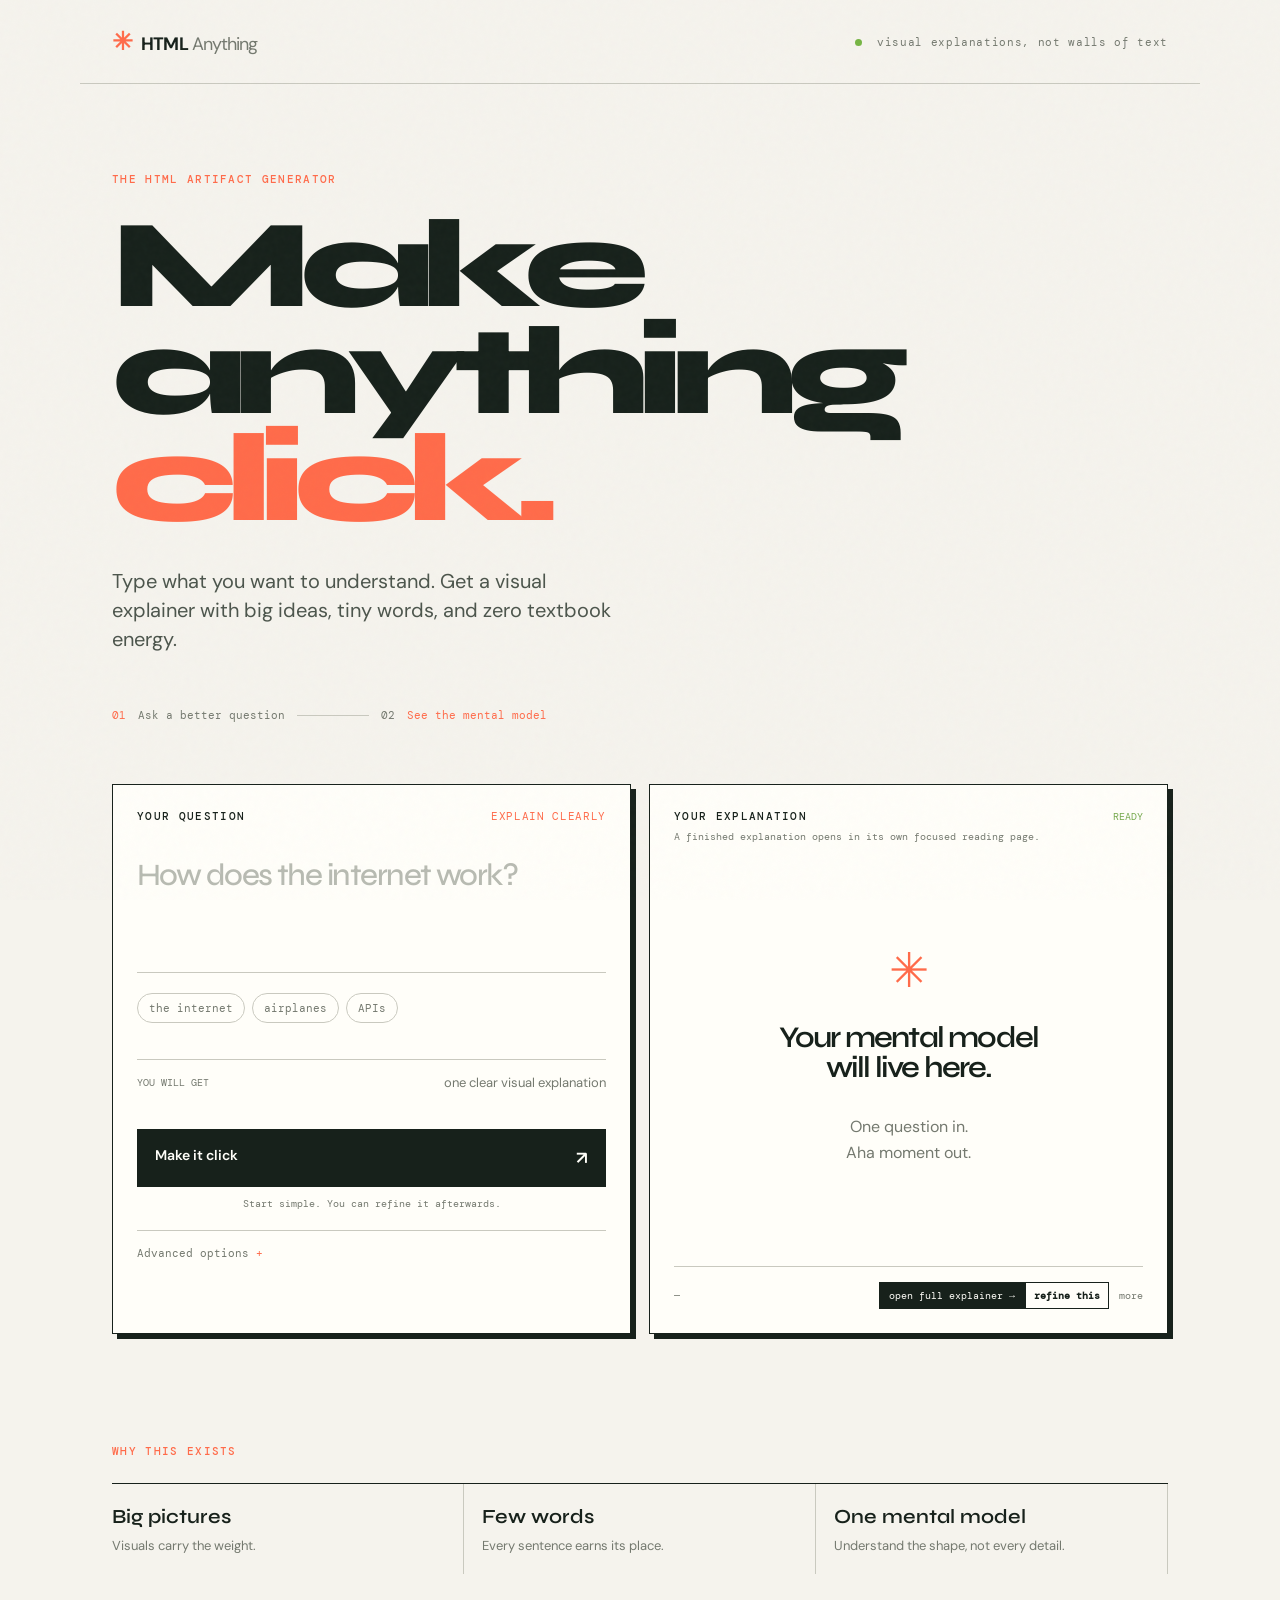
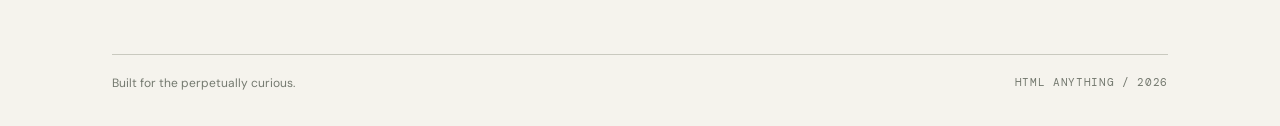
<file: index.html>
<!doctype html>
<html lang="en">
<head>
  <meta charset="UTF-8" />
  <meta name="viewport" content="width=device-width, initial-scale=1.0" />
  <meta name="description" content="Turn confusing topics into visual HTML explainers." />
  <title>HTML Anything — Explain anything clearly</title>
  <link rel="preconnect" href="https://fonts.googleapis.com">
  <link rel="preconnect" href="https://fonts.gstatic.com" crossorigin>
  <link href="https://fonts.googleapis.com/css2?family=DM+Mono:wght@400;500&family=DM+Sans:wght@400;500;600;700&family=Syne:wght@600;700;800&display=swap" rel="stylesheet">
  <link rel="stylesheet" href="styles.css" />
</head>
<body>
  <div class="grain"></div>
  <header class="nav wrap">
    <a class="brand" href="#"><span class="brand-mark">✳</span> HTML<span class="muted"> Anything</span></a>
    <div class="nav-note"><span class="status-dot"></span> visual explanations, not walls of text</div>
  </header>

  <main class="wrap">
    <section class="hero">
      <div class="eyebrow">THE HTML ARTIFACT GENERATOR</div>
      <h1>Make anything<br><em>click.</em></h1>
      <p class="hero-copy">Type what you want to understand. Get a visual explainer with big ideas, tiny words, and zero textbook energy.</p>
      <div class="hero-rule"><span>01</span><span>Ask a better question</span><span class="line"></span><span>02</span><span>See the mental model</span></div>
    </section>

    <section class="studio-grid">
      <div class="panel prompt-panel">
        <div class="panel-top"><span class="label">YOUR QUESTION</span><span class="mono">EXPLAIN CLEARLY</span></div>
        <textarea id="question" autofocus placeholder="How does the internet work?" aria-label="What do you want explained?"></textarea>
        <div class="suggestions">
          <button data-topic="How does the internet work?">the internet</button>
          <button data-topic="Why do airplanes stay in the air?">airplanes</button>
          <button data-topic="What is an API?">APIs</button>
        </div>
        <div class="field-row friendly-default"><label>YOU WILL GET</label><span>one clear visual explanation</span></div>
        <button class="generate" id="generate"><span>Make it click</span><span class="arrow">↗</span></button>
        <p class="tip">Start simple. You can refine it afterwards.</p>
        <details class="advanced-tools"><summary>Advanced options</summary>
          <div class="field-row"><label>FOR SOMEONE WHO KNOWS</label><select id="audience"><option>nothing about this</option><option>a little about this</option><option>the basics already</option></select></div>
          <div class="field-row"><label>VISUAL MODEL</label><select id="template"><option value="auto">choose for me</option><option value="pipeline">input → transform → output</option><option value="feedbackLoop">causal feedback loop</option><option value="branches">transmission branches</option><option value="timeline">before → now → next</option><option value="tradeoff">trade-off scale</option></select></div>
          <div class="field-row"><label>VISUAL STYLE</label><select id="theme"><option value="auto">choose for me</option><option value="editorial">editorial cards</option><option value="canvas">dark canvas</option><option value="notebook">notebook notes</option><option value="executive">executive brief</option></select></div>
          <div class="field-row"><label>EXPLAIN IT LIKE</label><select id="style"><option value="friendly">a curious friend</option><option value="story">a tiny story</option><option value="analogy">one vivid analogy</option></select></div>
        <div class="agent-tools">
          <div class="field-row">
            <label>HAND OFF TO</label>
            <select id="agent">
              <option value="claude">Claude Code</option>
              <option value="codex">Codex CLI</option>
              <option value="gemini">Gemini CLI</option>
              <option value="opencode">OpenCode</option>
              <option value="cursor">Cursor</option>
              <option value="windsurf">Windsurf</option>
            </select>
          </div>
          <div class="agent-actions">
            <button id="copyAgentPrompt" class="secondary-button">copy agent prompt</button>
            <button id="downloadTask" class="secondary-button">download task .md</button>
          </div>
          <p class="tip">The browser prepares the task; your local agent executes it.</p>
        </div>
        </details>
      </div>

      <div class="panel preview-panel">
        <div class="panel-top"><span class="label">YOUR EXPLANATION</span><span class="artifact-tag" id="artifactTag">READY</span></div>
        <div class="artifact-preview-note">A finished explanation opens in its own focused reading page.</div>
        <div id="artifact" class="artifact empty-state">
          <div class="empty-icon">✳</div>
          <h2>Your mental model<br>will live here.</h2>
          <p>One question in.<br>Aha moment out.</p>
        </div>
        <div class="preview-footer"><span id="readTime">—</span><div><a id="openArtifact" class="open-artifact-link" href="artifact.html">open full explainer →</a><button id="refine" class="text-button">refine this</button><details class="artifact-menu"><summary>more</summary><button id="downloadJson" class="text-button">export JSON</button><button id="importJson" class="text-button">import JSON</button><button id="copyPrompt" class="text-button">copy AI prompt</button></details></div></div><input id="jsonFile" type="file" accept="application/json" hidden />
      </div>
    </section>

    <section class="how-it-works">
      <div class="section-kicker">WHY THIS EXISTS</div>
      <div class="principles"><div><strong>Big pictures</strong><span>Visuals carry the weight.</span></div><div><strong>Few words</strong><span>Every sentence earns its place.</span></div><div><strong>One mental model</strong><span>Understand the shape, not every detail.</span></div></div>
    </section>

    <footer><span>Built for the perpetually curious.</span><span class="mono">HTML ANYTHING / 2026</span></footer>
  </main>
  <script type="module" src="script.js"></script>
</body>
</html>
</file>
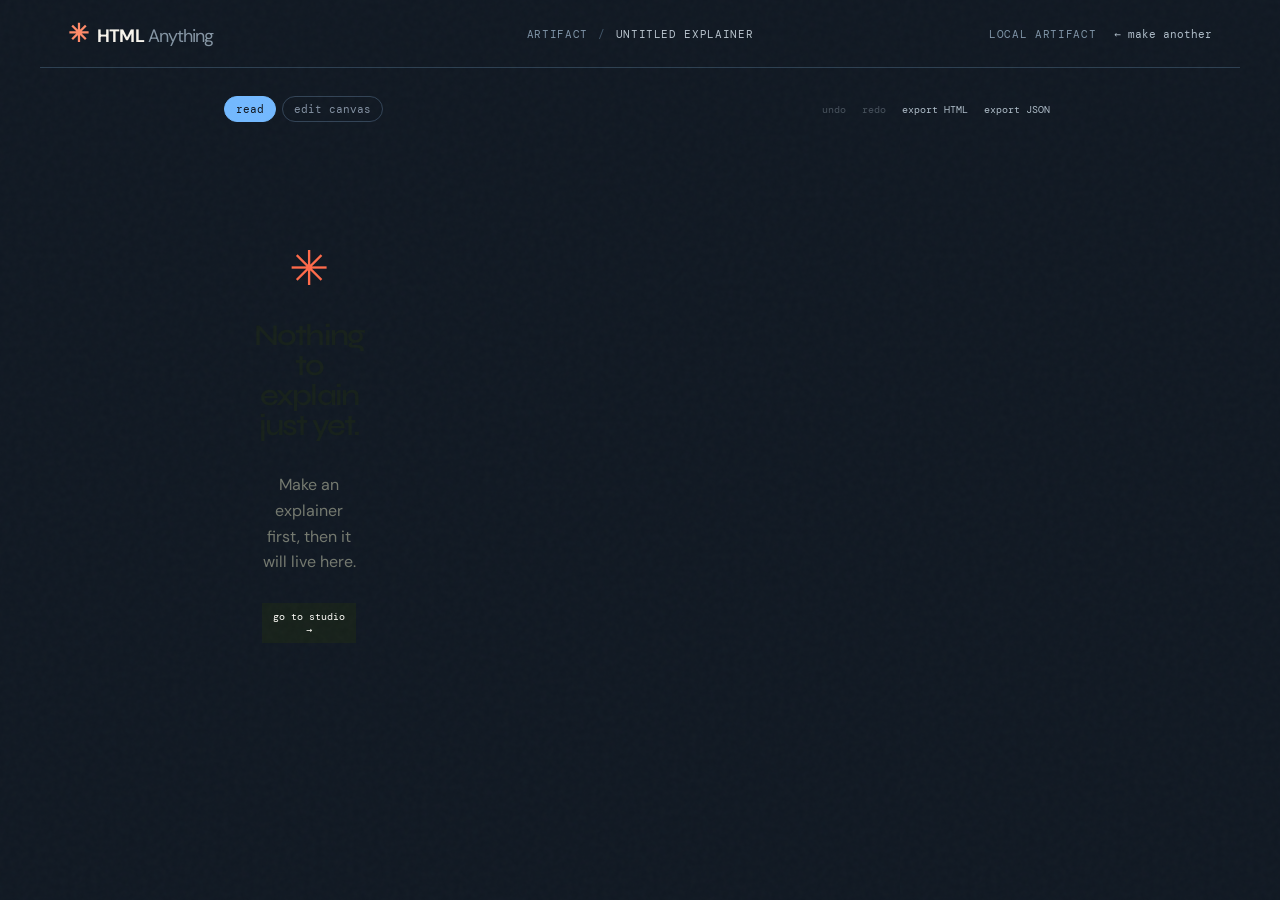
<file: artifact.html>
<!doctype html>
<html lang="en">
<head>
  <meta charset="UTF-8" />
  <meta name="viewport" content="width=device-width, initial-scale=1.0" />
  <meta name="description" content="A visual explanation made with HTML Anything." />
  <title>Explainer artifact — HTML Anything</title>
  <link rel="preconnect" href="https://fonts.googleapis.com"><link rel="preconnect" href="https://fonts.gstatic.com" crossorigin>
  <link href="https://fonts.googleapis.com/css2?family=DM+Mono:wght@400;500&family=DM+Sans:wght@400;500;600;700&family=Syne:wght@600;700;800&display=swap" rel="stylesheet">
  <link rel="stylesheet" href="styles.css" />
</head>
<body class="artifact-page">
  <div class="grain"></div>
  <header class="artifact-nav"><a class="brand" href="index.html"><span class="brand-mark">✳</span> HTML<span class="muted"> Anything</span></a><div class="artifact-breadcrumb mono"><span>ARTIFACT</span><span class="breadcrumb-slash">/</span><span id="artifactName">UNTITLED EXPLAINER</span></div><div class="artifact-nav-actions"><span id="artifactStatus" class="mono">LOCAL ARTIFACT</span><a class="back-link" href="index.html">← make another</a></div></header>
  <main class="artifact-shell">
    <div class="artifact-page-toolbar"><div class="view-switcher" role="tablist" aria-label="Artifact view"><button id="readerMode" class="active" role="tab">read</button><button id="canvasMode" role="tab">edit canvas</button></div><div class="artifact-actions"><button id="fitCanvas" class="text-button" hidden>fit canvas</button><button id="undo" class="text-button" disabled>undo</button><button id="redo" class="text-button" disabled>redo</button><button id="exportHtml" class="text-button">export HTML</button><button id="exportJson" class="text-button">export JSON</button></div></div>
    <div class="artifact-workspace">
      <aside id="artifactOutline" class="artifact-outline" aria-label="Explainer outline" hidden></aside>
      <div class="artifact-main"><div id="artifact" class="artifact artifact-page-content empty-state"><div class="empty-icon">✳</div><h2>Nothing to explain<br>just yet.</h2><p>Make an explainer first, then it will live here.</p><a class="artifact-primary-link" href="index.html">go to studio →</a></div><div id="readerProgress" class="reader-progress" hidden><span></span></div></div>
    </div>
    <p id="canvasHelp" class="canvas-help" hidden>Drag nodes to arrange · drag empty space to pan · shift-click to multi-select · double-click two nodes to connect</p>
  </main>
  <script type="module" src="artifact.js"></script>
</body>
</html>
</file>
<file: styles.css>
:root{--ink:#17211b;--paper:#f5f3ed;--lime:#c9f36b;--orange:#ff6b4a;--line:#c9c9bf;--muted:#74796f}*{box-sizing:border-box}body{margin:0;background:var(--paper);color:var(--ink);font-family:'DM Sans',sans-serif}.grain{position:fixed;inset:0;pointer-events:none;opacity:.07;background-image:url("data:image/svg+xml,%3Csvg viewBox='0 0 180 180' xmlns='http://www.w3.org/2000/svg'%3E%3Cfilter id='n'%3E%3CfeTurbulence type='fractalNoise' baseFrequency='.8' numOctaves='4' stitchTiles='stitch'/%3E%3C/filter%3E%3Crect width='100%25' height='100%25' filter='url(%23n)' opacity='.35'/%3E%3C/svg%3E")}.wrap{max-width:1120px;margin:auto;padding-left:32px;padding-right:32px}.nav{height:84px;display:flex;align-items:center;justify-content:space-between;border-bottom:1px solid var(--line)}.brand{color:var(--ink);text-decoration:none;font-weight:700;font-size:18px;letter-spacing:-.05em}.brand-mark{color:var(--orange);font-size:25px;margin-right:6px}.muted{color:var(--muted);font-weight:400}.nav-note,.mono{font-family:'DM Mono',monospace;font-size:11px;letter-spacing:.06em;color:var(--muted)}.status-dot{display:inline-block;width:7px;height:7px;background:#76b544;border-radius:50%;margin-right:7px}.hero{padding:88px 0 62px;max-width:800px}.eyebrow,.section-kicker,.label{font:500 11px 'DM Mono',monospace;letter-spacing:.12em;color:var(--orange)}h1{font:800 clamp(64px,10vw,126px)/.85 Syne,sans-serif;letter-spacing:-.09em;margin:26px 0 34px}h1 em{font-style:normal;color:var(--orange)}.hero-copy{font-size:20px;line-height:1.45;max-width:510px;margin:0;color:#4c554c}.hero-rule{display:flex;align-items:center;gap:12px;margin-top:54px;font:11px 'DM Mono',monospace;color:var(--muted)}.hero-rule span:nth-child(odd){color:var(--orange)}.line{height:1px;background:var(--line);width:72px}.studio-grid{display:grid;grid-template-columns:1fr 1fr;gap:18px}.panel{border:1px solid var(--ink);background:#fffef9;min-height:550px;padding:24px;box-shadow:5px 5px 0 var(--ink)}.panel-top{display:flex;justify-content:space-between;align-items:center}.label{color:var(--ink)}.panel-top .mono{color:var(--orange)}textarea{width:100%;height:150px;border:0;border-bottom:1px solid var(--line);background:transparent;resize:none;outline:none;font:500 31px/1.15 Syne,sans-serif;letter-spacing:-.05em;color:var(--ink);padding:35px 0 15px}textarea::placeholder{color:#b8bbb2}.suggestions{display:flex;gap:7px;margin:15px 0 36px;flex-wrap:wrap}.suggestions button{background:transparent;border:1px solid var(--line);border-radius:99px;padding:7px 11px;color:var(--muted);font:11px 'DM Mono',monospace;cursor:pointer}.suggestions button:hover{border-color:var(--orange);color:var(--orange)}.field-row{border-top:1px solid var(--line);padding:14px 0;display:flex;justify-content:space-between;align-items:center}.field-row label{font:10px 'DM Mono',monospace;color:var(--muted)}select{border:0;background:transparent;color:var(--ink);font:500 13px 'DM Sans';outline:none;text-align:right}.generate{width:100%;border:0;background:var(--ink);color:#fffef9;padding:17px 18px;margin-top:24px;display:flex;justify-content:space-between;cursor:pointer;font:600 14px 'DM Sans'}.generate:hover{background:var(--orange)}.arrow{font-size:18px}.tip{text-align:center;color:var(--muted);font:10px 'DM Mono',monospace}kbd{border:1px solid var(--line);padding:2px 5px;border-radius:3px}.preview-panel{display:flex;flex-direction:column}.artifact-tag{font:10px 'DM Mono',monospace;color:#76a94d}.artifact{flex:1;display:flex;flex-direction:column;justify-content:center;align-items:center;text-align:center}.empty-icon{font-size:48px;color:var(--orange);margin-bottom:20px}.artifact h2{font:600 30px/1 Syne,sans-serif;letter-spacing:-.06em;margin:0 0 16px}.artifact p{color:var(--muted);line-height:1.6}.preview-footer{border-top:1px solid var(--line);padding-top:15px;display:flex;justify-content:space-between;align-items:center;font:10px 'DM Mono',monospace;color:var(--muted)}.text-button{border:0;background:transparent;color:var(--orange);font:10px 'DM Mono',monospace;cursor:pointer}.explain-title{align-self:flex-start;text-align:left;font:600 27px/1.05 Syne,sans-serif;letter-spacing:-.05em;margin:18px 0}.explain-visual{width:100%;background:var(--lime);padding:22px;margin:10px 0 18px;display:flex;align-items:center;justify-content:center;gap:8px;min-height:130px}.node{border:2px solid var(--ink);padding:13px 10px;background:#fffef9;font-weight:700;font-size:12px}.connector{font-size:22px}.explain-copy{align-self:flex-start;text-align:left;font-size:14px;line-height:1.5;color:#4c554c}.how-it-works{padding:110px 0 80px}.section-kicker{margin-bottom:25px}.principles{display:grid;grid-template-columns:repeat(3,1fr);border-top:1px solid var(--ink)}.principles div{padding:20px 18px 20px 0;border-right:1px solid var(--line)}.principles div+div{padding-left:18px}.principles strong,.principles span{display:block}.principles strong{font:600 20px Syne,sans-serif}.principles span{color:var(--muted);font-size:13px;margin-top:8px}footer{border-top:1px solid var(--line);padding:20px 0 35px;display:flex;justify-content:space-between;color:var(--muted);font-size:12px}@media(max-width:700px){.wrap{padding-left:20px;padding-right:20px}.nav-note{display:none}.hero{padding:65px 0 45px}.studio-grid{grid-template-columns:1fr}.panel{min-height:500px}.principles{grid-template-columns:1fr}.principles div,.principles div+div{border-right:0;border-bottom:1px solid var(--line);padding:18px 0}footer{display:block}footer .mono{display:block;margin-top:8px}}

/* Document core reader */
.document-reader { width: 100%; }
.document-template { color: var(--muted, #8793a3); font: 11px 'DM Mono', monospace; letter-spacing: .12em; text-transform: uppercase; }
.document-reader h2 { font-family: 'Syne', sans-serif; font-size: clamp(28px, 4vw, 46px); line-height: 1; letter-spacing: -.05em; margin: 18px 0; }
.document-thesis { color: var(--muted, #8793a3); font-size: 16px; line-height: 1.55; }
.document-flow { display: flex; flex-wrap: wrap; align-items: center; gap: 8px; margin: 28px 0; }
.document-flow > span:not(.connector) { padding: 12px 14px; border: 1px solid #40556d; border-radius: 12px; background: #172331; color: #f5f1e9; }
.document-flow .connector { color: #73b9ff; font-size: 22px; }
.document-relations { padding: 16px 18px; margin: 0; border-left: 2px solid #f6bf58; color: var(--muted, #8793a3); list-style: none; }
.document-relations li + li { margin-top: 8px; }
.document-relations b { color: #f5f1e9; }
.preview-footer .text-button + .text-button { margin-left: 12px; }
.view-switcher { display:flex; gap:6px; margin:-4px 0 12px; }
.view-switcher button { border:1px solid #334457; background:transparent; color:#8391a2; border-radius:999px; padding:5px 11px; font:11px 'DM Mono',monospace; cursor:pointer; }
.view-switcher button.active { color:#10151d; background:#73b9ff; border-color:#73b9ff; }
.canvas-artifact { overflow:hidden; min-height:420px; padding:0 !important; background:#111a25; }
.mental-canvas { width:100%; height:420px; display:block; cursor:grab; background-image:radial-gradient(#2b3a4d 1px,transparent 1px); background-size:24px 24px; }
.mental-canvas:active { cursor:grabbing; }
.canvas-node { cursor:grab; outline:none; }
.canvas-node rect { fill:#172331; stroke:#58718c; stroke-width:1.5; }
.canvas-node text { fill:#f5f1e9; font:600 15px 'DM Sans',sans-serif; pointer-events:none; }
.canvas-node.role-cause rect { stroke:#f6bf58; }
.canvas-node.role-effect rect { stroke:#fd8b86; }
.canvas-node:focus rect, .canvas-node:hover rect, .canvas-node.selected rect { stroke:#73b9ff; stroke-width:2.5; }
.resize-handle { fill:#73b9ff; opacity:0; cursor:nwse-resize; }
.canvas-node:hover .resize-handle, .canvas-node.selected .resize-handle { opacity:1; }
.canvas-edge { fill:none; stroke:#73b9ff; stroke-width:2; opacity:.75; }
.canvas-help { color:#8493a4; font:11px 'DM Mono',monospace; padding:8px 0; }

/* Reader artifact: the mental model is the product, not a debug dump. */
.document-reader{align-self:stretch;text-align:left;color:#f7f4ec;padding:4px 0 0}.reader-header{display:flex;align-items:center;justify-content:space-between;gap:12px}.document-template{color:#ff8a69;font:600 10px 'DM Mono',monospace;letter-spacing:.16em}.reader-status{border:1px solid #385069;color:#8da1b5;border-radius:999px;padding:5px 9px;font:10px 'DM Mono',monospace}.document-reader h2{font:800 clamp(32px,5vw,58px)/.95 Syne,sans-serif;letter-spacing:-.07em;margin:17px 0 14px;max-width:560px}.document-thesis{color:#afbdc9;font-size:15px;line-height:1.55;max-width:570px;margin:0}.reader-visual{position:relative;margin:30px 0 20px;padding:17px 16px 20px;border:1px solid #33485e;border-radius:18px;background:linear-gradient(145deg,#1a2a3b,#121c28);overflow:hidden}.reader-visual:before{content:'';position:absolute;inset:0;opacity:.25;background-image:radial-gradient(#7391ab 1px,transparent 1px);background-size:18px 18px}.reader-flow-label,.reader-flow{position:relative}.reader-flow-label{color:#7e94a8;font:10px 'DM Mono',monospace;letter-spacing:.14em;margin-bottom:14px}.reader-flow{display:flex;align-items:center;gap:7px;min-height:86px}.reader-node{position:relative;display:flex;flex:1;min-width:0;min-height:76px;flex-direction:column;justify-content:space-between;padding:12px;border:1px solid #55718c;border-radius:12px;background:#1b2b3b;box-shadow:0 8px 18px #07101955}.reader-node-index{color:#78bfff;font:10px 'DM Mono',monospace}.reader-node strong{font-size:14px;line-height:1.15;overflow-wrap:anywhere}.reader-node small{color:#8298aa;font:10px 'DM Mono',monospace;text-transform:uppercase}.reader-node.role-cause{border-color:#d49e4d}.reader-node.role-effect{border-color:#dc7776}.reader-arrow{color:#78bfff;font-size:20px;flex:0 0 auto}.document-relations{display:flex;flex-direction:column;gap:8px;padding:0;margin:0;list-style:none}.document-relations li{display:grid;grid-template-columns:1fr auto 1fr;gap:8px;align-items:center;color:#e8e5dc;font-size:12px}.document-relations li span:last-child{text-align:right}.document-relations b{color:#ffbd62;font:10px 'DM Mono',monospace;text-align:center}.reader-sources{border-top:1px solid #2e4051;margin:22px 0 0;padding-top:12px;color:#72879a;font:10px 'DM Mono',monospace}.reader-sources a{color:#8ec7ff}.reader-feedback-loop .reader-visual{border-color:#785b43}.reader-feedback-loop .reader-flow{transform:rotate(-2deg)}.reader-branches .reader-node:nth-child(3n){border-color:#a78bce}.reader-timeline .reader-node-index{color:#ffbd62}.reader-tradeoff .reader-node:nth-child(even){border-color:#df7776}@media(max-width:520px){.reader-flow{align-items:stretch;flex-direction:column}.reader-arrow{align-self:center;transform:rotate(90deg)}.reader-node{flex:1}.document-relations li{grid-template-columns:1fr;gap:3px}.document-relations li span:last-child{text-align:left}}

/* Progressive disclosure: the default path is question → explanation. */
.friendly-default span{color:var(--muted);font-size:13px}.advanced-tools{margin-top:20px;border-top:1px solid var(--line)}.advanced-tools summary{cursor:pointer;list-style:none;padding:15px 0 3px;color:var(--muted);font:11px 'DM Mono',monospace}.advanced-tools summary::-webkit-details-marker,.artifact-menu summary::-webkit-details-marker{display:none}.advanced-tools summary:after{content:' +';color:var(--orange)}.advanced-tools[open] summary:after{content:' −'}.advanced-tools .field-row:first-of-type{margin-top:10px}.artifact-menu{position:relative;display:inline-block;margin-left:10px}.artifact-menu summary{cursor:pointer;list-style:none;color:var(--muted);font:10px 'DM Mono',monospace}.artifact-menu[open]{background:#fffef9;border:1px solid var(--line);padding:8px;position:absolute;right:0;bottom:0;z-index:3;min-width:120px}.artifact-menu[open] button{display:block;width:100%;padding:6px 0;text-align:left}.artifact-menu[open] summary{margin-bottom:5px}.preview-footer{position:relative}.preview-footer #refine{font-weight:600;color:var(--ink);border:1px solid var(--ink);padding:6px 8px}.preview-footer #refine:hover{background:var(--lime)}

/* Explanatory card stack: conclusion → shape → causal relations → unpacked meaning. */
.reader-conclusion{position:relative;padding:4px 0 3px}.conclusion-label,.section-label{display:block;color:#7e94a8;font:10px 'DM Mono',monospace;letter-spacing:.14em}.reader-conclusion .conclusion-label{color:#ffbd62;margin-bottom:10px}.relationship-section{border:1px solid #33485e;border-radius:14px;padding:15px 16px;margin:18px 0}.relationship-section .section-label{margin-bottom:12px}.reader-insight{display:grid;grid-template-columns:125px 1fr;gap:12px;align-items:start;padding:15px 0 16px;border-bottom:1px solid #2e4051}.reader-insight span{color:#78bfff;font:10px 'DM Mono',monospace;letter-spacing:.12em;padding-top:4px}.reader-insight p{margin:0;color:#d6e2ed;font-size:13px;line-height:1.5}.explanation-section{padding:21px 0 0}.explanation-section .section-label{margin-bottom:10px}.explanation-cards{display:grid;grid-template-columns:1fr;gap:8px}.explanation-card{display:grid;grid-template-columns:34px 1fr;gap:10px;border:1px solid #33485e;border-radius:12px;padding:12px 13px;background:#152230}.explanation-card.role-cause{border-left:3px solid #d49e4d}.explanation-card.role-effect{border-left:3px solid #dc7776}.card-number{color:#78bfff;font:10px 'DM Mono',monospace;padding-top:4px}.explanation-card h3{font:600 14px 'DM Sans',sans-serif;margin:0 0 4px;color:#f7f4ec}.explanation-card p{margin:0;color:#9fb0bf;font-size:12px;line-height:1.45}.reader-sources span{color:#ffbd62;margin-right:8px}@media(max-width:520px){.reader-insight{grid-template-columns:1fr;gap:5px}.reader-insight span{padding:0}.relationship-section{padding:13px}.explanation-card{grid-template-columns:26px 1fr}}

/* Visual themes are independent from information templates. */
.theme-editorial{--artifact-bg:#101923;--artifact-surface:#152230;--artifact-line:#33485e;--artifact-ink:#f7f4ec;--artifact-muted:#9fb0bf;--artifact-accent:#ffbd62}.theme-canvas{--artifact-bg:#0d1420;--artifact-surface:#111f31;--artifact-line:#355579;--artifact-ink:#f3f8ff;--artifact-muted:#a1bed7;--artifact-accent:#73b9ff;background:#0d1420!important}.theme-canvas .reader-visual{background:#101e31;background-image:linear-gradient(#1c3450 1px,transparent 1px),linear-gradient(90deg,#1c3450 1px,transparent 1px);background-size:24px 24px}.theme-canvas .reader-node{border-radius:5px;box-shadow:4px 4px 0 #06101b}.theme-canvas .explanation-card{border-radius:5px}.theme-notebook{--artifact-bg:#f6f0df;--artifact-surface:#fffdf4;--artifact-line:#d4c39c;--artifact-ink:#292720;--artifact-muted:#746e60;--artifact-accent:#ba5b43;background:#f6f0df!important;color:#292720}.theme-notebook .document-reader{color:#292720}.theme-notebook .document-template,.theme-notebook .conclusion-label{color:#ba5b43}.theme-notebook .reader-status{border-color:#c8b789;color:#746e60}.theme-notebook .document-thesis,.theme-notebook .explanation-card p{color:#746e60}.theme-notebook .reader-visual,.theme-notebook .relationship-section{background:#fffdf4;border-color:#d4c39c}.theme-notebook .reader-visual:before{background-image:linear-gradient(#e3d7b9 1px,transparent 1px);background-size:100% 28px;opacity:.7}.theme-notebook .reader-node,.theme-notebook .explanation-card{background:#fffdf4;border-color:#cfbd8f;box-shadow:none}.theme-notebook .reader-node strong,.theme-notebook .explanation-card h3,.theme-notebook .document-relations li,.theme-notebook .reader-insight p{color:#292720}.theme-notebook .reader-node small,.theme-notebook .section-label,.theme-notebook .reader-flow-label{color:#887f6d}.theme-notebook .reader-arrow,.theme-notebook .card-number,.theme-notebook .reader-insight span{color:#ba5b43}.theme-notebook .reader-insight,.theme-notebook .reader-sources{border-color:#d4c39c}.theme-executive{--artifact-bg:#fff;--artifact-surface:#f7f9fc;--artifact-line:#d9e0e8;--artifact-ink:#172332;--artifact-muted:#637285;--artifact-accent:#266dd3;background:#fff!important;color:#172332}.theme-executive .document-reader{color:#172332}.theme-executive .document-template,.theme-executive .conclusion-label{color:#266dd3}.theme-executive .reader-status{border-radius:3px;border-color:#c3d2e6;color:#266dd3}.theme-executive .document-thesis,.theme-executive .explanation-card p{color:#637285}.theme-executive .reader-visual,.theme-executive .relationship-section{background:#f7f9fc;border-color:#d9e0e8;border-radius:5px}.theme-executive .reader-visual:before{display:none}.theme-executive .reader-node,.theme-executive .explanation-card{background:#fff;border-color:#d9e0e8;border-radius:4px;box-shadow:none}.theme-executive .reader-node strong,.theme-executive .explanation-card h3,.theme-executive .document-relations li,.theme-executive .reader-insight p{color:#172332}.theme-executive .reader-node small,.theme-executive .section-label,.theme-executive .reader-flow-label{color:#637285}.theme-executive .reader-arrow,.theme-executive .card-number,.theme-executive .reader-insight span{color:#266dd3}.theme-executive .reader-insight,.theme-executive .reader-sources{border-color:#d9e0e8}

/* The studio is an entry point; artifacts get their own distraction-free page. */
.artifact-preview-note{margin:7px 0 10px;color:var(--muted);font:10px/1.4 'DM Mono',monospace}.open-artifact-link,.artifact-primary-link{display:inline-block;border:1px solid var(--ink);padding:6px 9px;background:var(--ink);color:#fffef9;text-decoration:none;font:10px 'DM Mono',monospace}.open-artifact-link:hover,.artifact-primary-link:hover{background:var(--orange);border-color:var(--orange)}.artifact-page{background:#111923}.artifact-nav{height:68px;max-width:1200px;margin:auto;padding:0 28px;display:grid;grid-template-columns:1fr auto 1fr;align-items:center;border-bottom:1px solid #2d4052}.artifact-nav .brand{color:#f7f4ec}.artifact-nav .muted{color:#8595a4}.artifact-nav .brand-mark{color:#ff8a69}.artifact-nav .mono{color:#7f94a7}.back-link{justify-self:end;color:#afbdc9;text-decoration:none;font:11px 'DM Mono',monospace}.back-link:hover{color:#ffbd62}.artifact-shell{max-width:880px;margin:0 auto;padding:28px 24px 64px}.artifact-page-toolbar{display:flex;align-items:center;justify-content:space-between;gap:12px;margin-bottom:18px}.artifact-page-content{min-height:600px;padding:38px!important;justify-content:flex-start}.artifact-page-content.empty-state{justify-content:center}.artifact-page-content .document-reader{max-width:760px;margin:0 auto}.artifact-page .view-switcher{margin:0}.artifact-page .text-button{color:#afbdc9}.artifact-page .text-button:disabled{opacity:.35}.artifact-page .mental-canvas{height:620px}.artifact-page .canvas-artifact{padding:0!important}.artifact-page .artifact-primary-link{margin-top:12px}@media(max-width:600px){.artifact-nav{padding:0 18px;grid-template-columns:1fr auto}.artifact-nav #artifactStatus{display:none}.artifact-shell{padding:18px 14px 45px}.artifact-page-toolbar{align-items:flex-start;flex-direction:column}.artifact-page-content{padding:22px!important;min-height:500px}.artifact-page .mental-canvas{height:520px}}

/* Artifact workspace shell: quiet chrome, visible orientation, reader-first. */
.artifact-breadcrumb{display:flex;align-items:center;gap:10px;white-space:nowrap}.breadcrumb-slash{color:#40566a}.artifact-breadcrumb span:last-child{color:#b8c3cd;max-width:220px;overflow:hidden;text-overflow:ellipsis}.artifact-nav-actions{display:flex;justify-content:flex-end;align-items:center;gap:18px}.artifact-workspace{display:grid;grid-template-columns:170px minmax(0,880px);gap:28px;align-items:start}.artifact-main{min-width:0}.artifact-actions{display:flex;align-items:center;gap:4px}.artifact-outline{position:sticky;top:28px;padding-top:10px}.outline-label{color:#62778a;font:10px 'DM Mono',monospace;letter-spacing:.12em;margin-bottom:15px}.outline-link{display:flex;gap:9px;align-items:baseline;padding:9px 0;color:#7890a3;text-decoration:none;font-size:12px;border-left:1px solid transparent}.outline-link span{color:#4d667c;font:10px 'DM Mono',monospace}.outline-link:hover,.outline-link.active{color:#f0ece3;border-left-color:#ffbd62;padding-left:10px}.outline-link.active span{color:#ffbd62}.reader-progress{position:fixed;z-index:10;left:0;right:0;bottom:0;height:3px;background:#273a4b}.reader-progress span{display:block;height:100%;width:0;background:#ffbd62;transition:width .12s ease}.artifact-page-content .document-reader section{scroll-margin-top:20px}@media(max-width:800px){.artifact-workspace{display:block}.artifact-outline{display:none!important}.artifact-nav{grid-template-columns:1fr auto}.artifact-breadcrumb{display:none}.artifact-nav-actions{gap:10px}.artifact-nav #artifactStatus{display:none}}@media(max-width:600px){.artifact-nav{padding:0 18px}.artifact-shell{padding:18px 14px 45px}.artifact-page-toolbar{align-items:flex-start;flex-direction:column}.artifact-actions{width:100%;justify-content:flex-end}}
</file>
